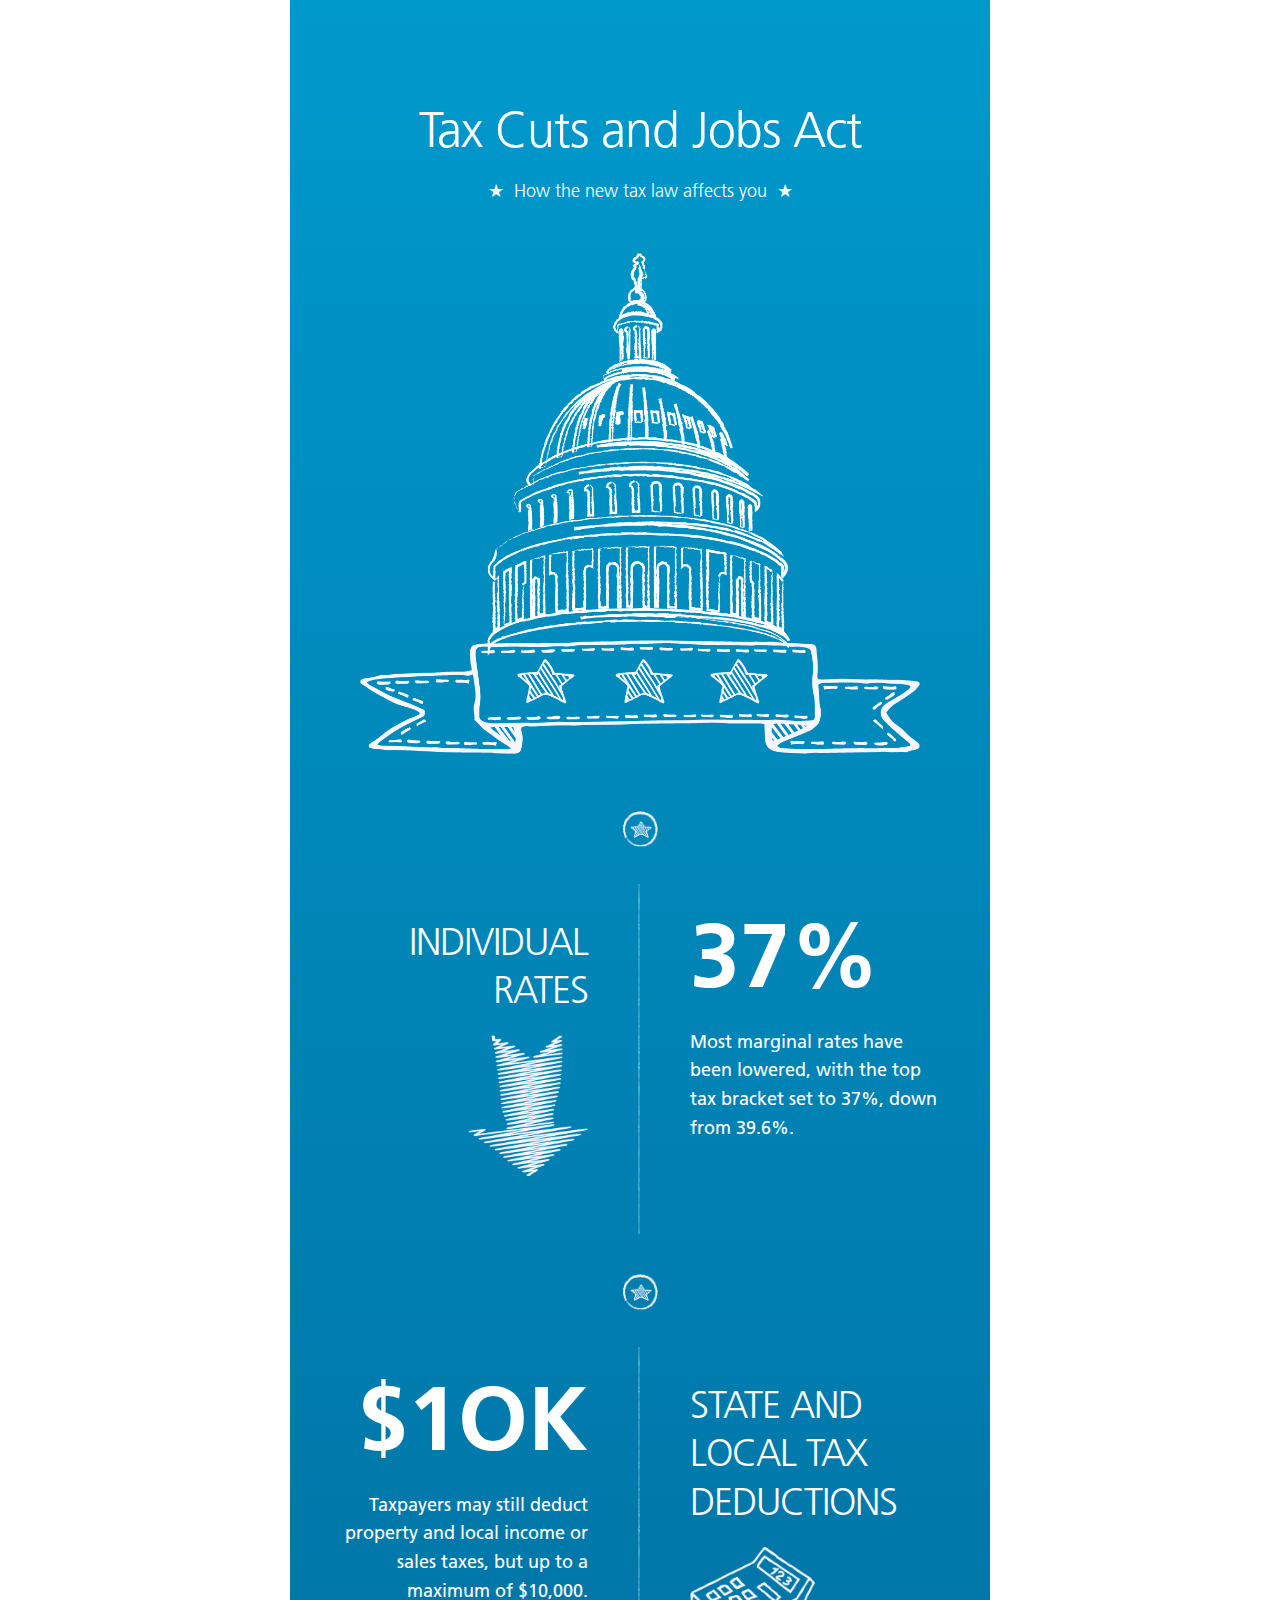
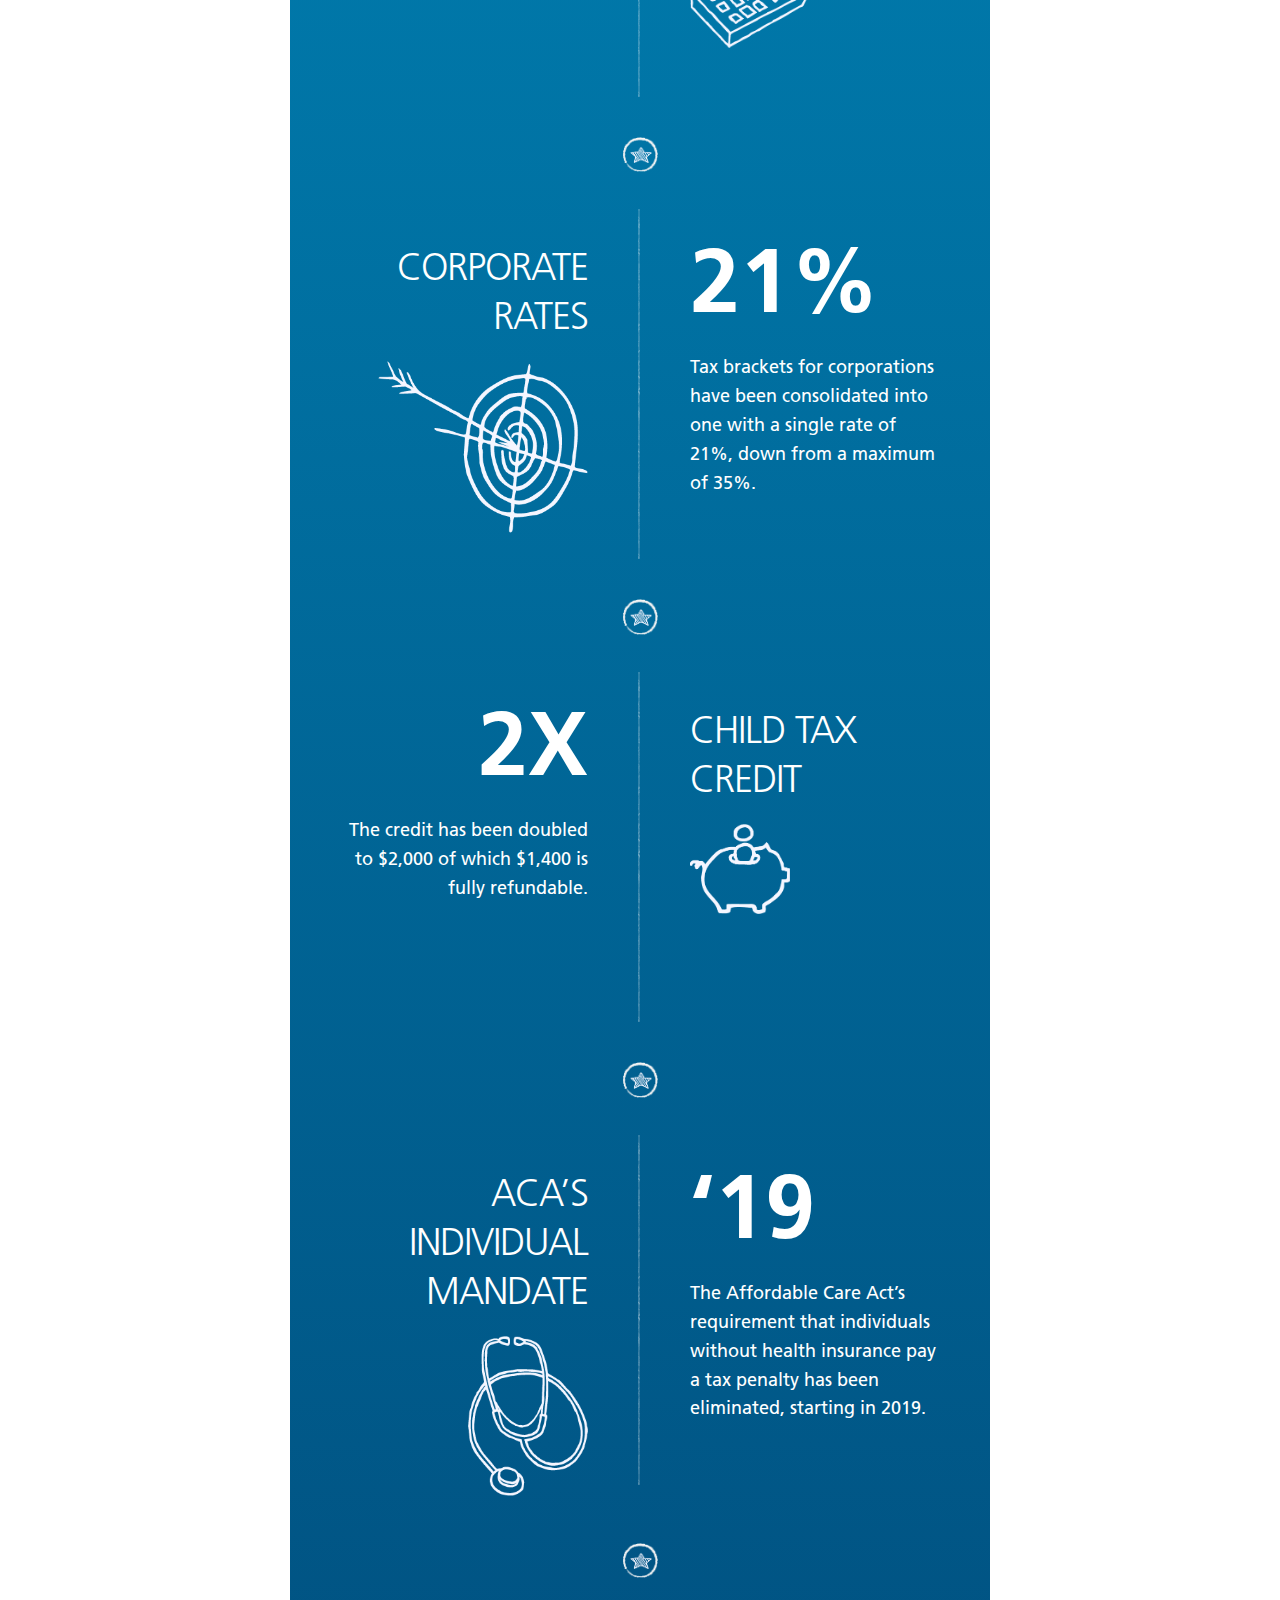
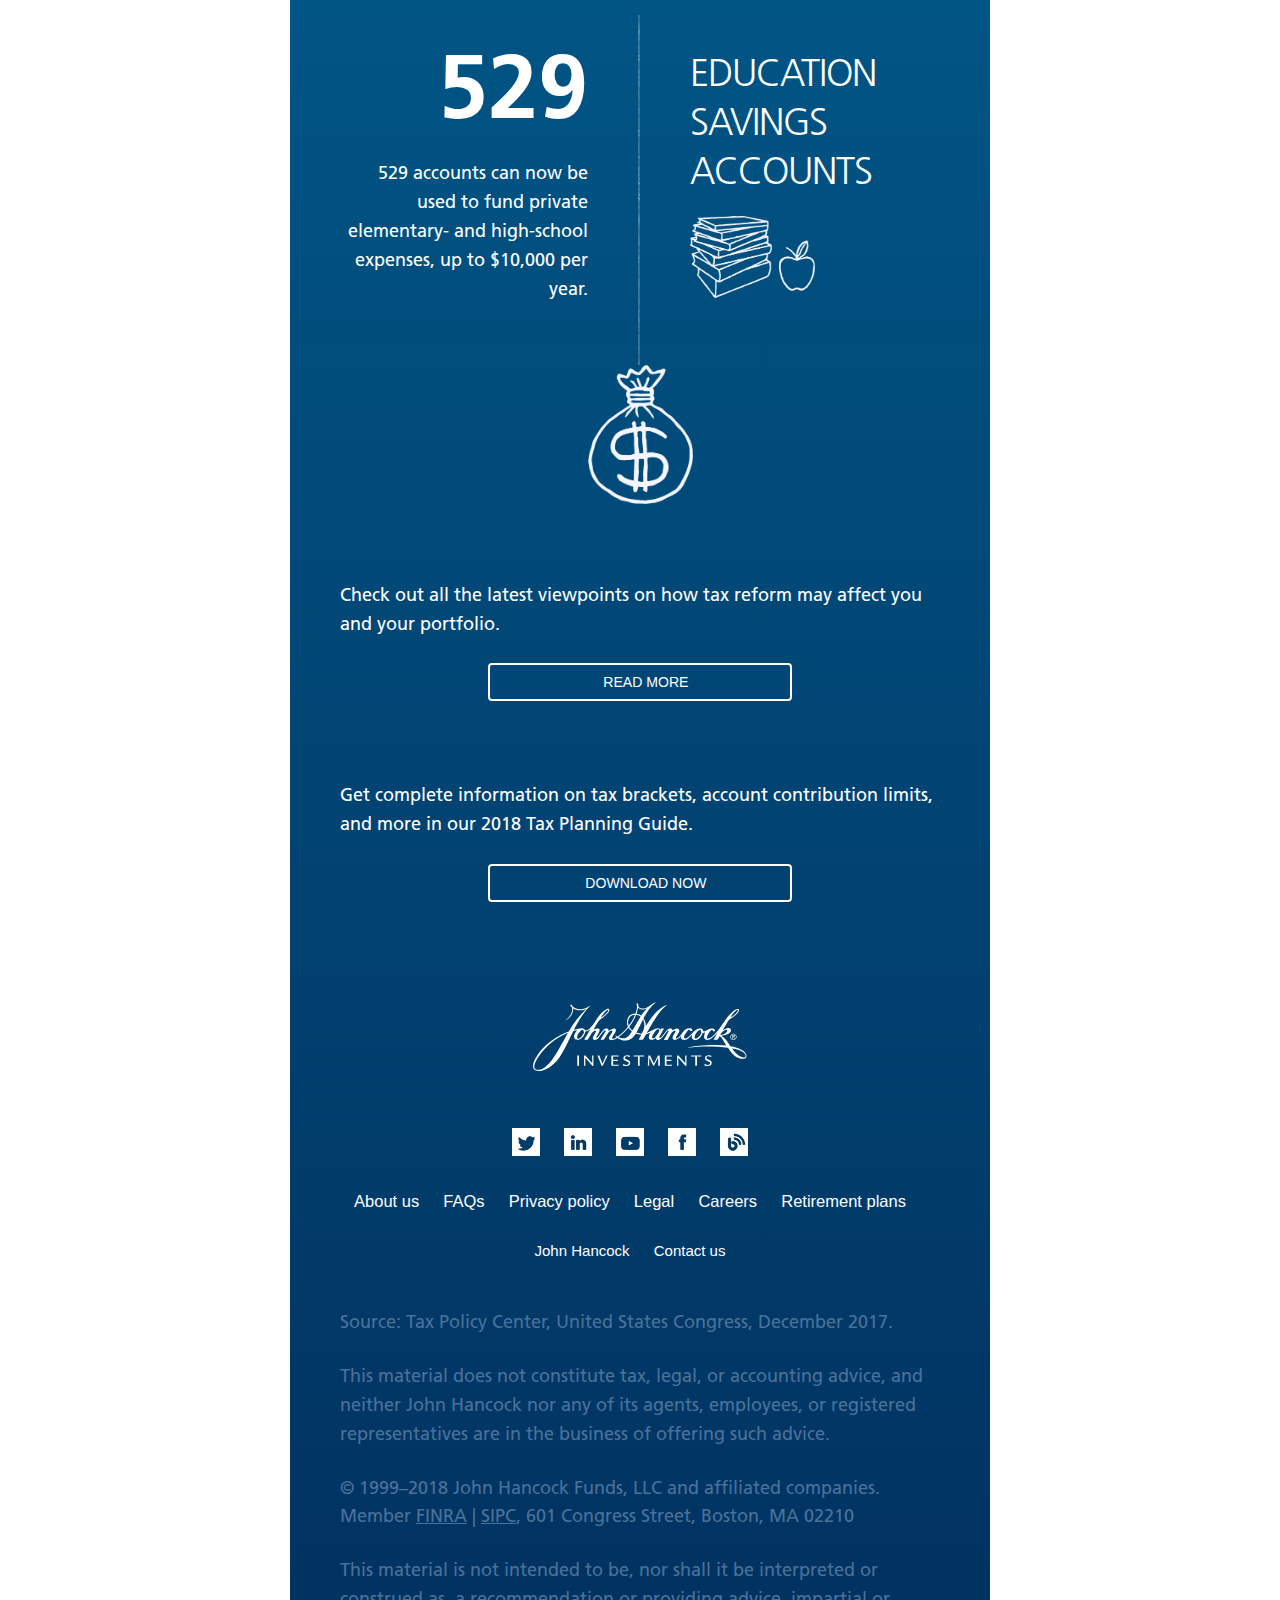
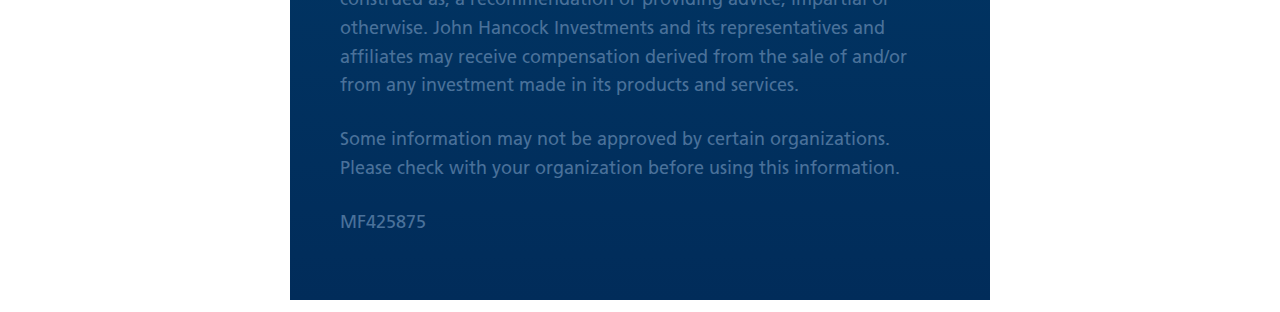
<file: index.html>
<!doctype html>
<html lang="en">
<head>
  <meta charset="utf-8">
  <meta http-equiv="X-UA-Compatible" content="IE=edge">
  <meta name="viewport" content="width=device-width, initial-scale=1">
  <title>Tax Cuts and Jobs Act: How the new law affects you | John Hancock Investments</title>
  <meta name="description" content="In December 2017, sweeping tax reform was signed into law, lowering rates for individuals and corporations. Check out the key takeaways and learn more about how the new regulations may affect you and your finances.">
  <link rel="stylesheet" href="styles/styles-maintenance.css">
  <link rel="stylesheet" href="styles/styles-responsive.css">
  <script type="text/javascript" src="//assets.adobedtm.com/b804ff6b420871e41555a33701366fdde04188f0/satelliteLib-70cf4c084d175d994a908f73652c75b1b3d56b61.js"></script>
  <script language="JavaScript" type="text/javascript" src="https://www.jhinvestments.com/Resources/Javascript/s_code_JHFUNDS.js"></script>
  <script language="JavaScript" type="text/javascript">
    s.pageName = ""
    s.server = ""
    s.channel = ""
    s.pageType = ""
    s.prop1 = ""
    s.prop2 = ""
    s.prop3 = ""
    s.prop4 = ""
    s.prop5 = ""
    s.prop9 = ""
    s.campaign = ""
    s.state = ""
    s.zip = ""
    s.events = ""
    s.products = ""
    s.purchaseID = ""
    s.eVar1 = ""
    s.eVar2 = ""
    s.eVar3 = ""
    s.eVar4 = ""
    s.eVar5 = ""
    s.hier1 = ""
    var s_code = s.t();
    if (s_code) document.write(s_code)
  </script>
 <!-- <script language="JavaScript" type="text/javascript">
        if (navigator.appVersion.indexOf('MSIE') >= 0) document.write(unescape('%3C') + '\!-' + '-')
 </script> -->

</head>

<body>

<div id="tax-container">

  <!-- HEADER -->
  <div class="header twelve columns">
    <h1>Tax Cuts and Jobs Act</h1>
    <h2>&#9733;&nbsp;&nbsp;How the new tax law affects you&nbsp;&nbsp;&#9733;</h2>
      <div class="capital">
        <img src="images/capital.png" class="img-80">
      </div>
  </div>
  
  <div class="stars twelve columns">
    <img class="star-img" src="images/star.png">
  </div>

  <div class="content twelve columns">
    <div class="ceiling left-half six columns">
      <div class="vl"></div>
      <h3>INDIVIDUAL RATES</h3>
      <img src="images/arrow.png" class="icon img-40">

    </div>
    <div class="right-half six columns" style="vertical-align: text-top;" height="100%">
      <span class="em-font">37%</span>
      <p>Most marginal rates have been lowered, with the top tax bracket set to 37%, down from 39.6%.</p>
    </div>
  </div>

  <div class="stars twelve columns">
    <img class="star-img" src="images/star.png">
  </div>

  <div class="content twelve columns">
    <div class="ceiling left-half six columns">
      <div class="vl"></div>
      <span class="em-font">$1OK</span>
      <p>Taxpayers may still deduct property and local income or sales taxes, but up to a maximum of $10,000. </p>
    </div>
    <div class="right-half six columns">
      <h3>STATE AND LOCAL TAX DEDUCTIONS</h3>
      <img src="images/calculator.png" class="icon img-50">
    </div>
  </div>

  <div class="stars twelve columns">
    <img class="star-img" src="images/star.png">
  </div>

  <div class="content twelve columns">
    <div class="ceiling left-half six columns">
      <div class="vl"></div>
      <h3>CORPORATE RATES</h3>
      <img src="images/target.png" class="icon img-70">
    </div>
    <div class="right-half six columns">
      <span class="em-font">21%</span>
      <p>Tax brackets for corporations have been consolidated into one with a single rate of 21%, down from a maximum of 35%. </p>
    </div>
  </div>

  <div class="stars twelve columns">
    <img class="star-img" src="images/star.png">
  </div>

  <div class="content twelve columns">
    <div class="ceiling left-half six columns">
      <div class="vl"></div>
      <span class="em-font">2X</span>
      <p>The credit has been doubled to $2,000 of which $1,400 is fully refundable. </p>
    </div>
    <div class="right-half six columns">
      <h3>CHILD TAX CREDIT</h3>
      <img src="images/piggy.png" class="icon img-40">
    </div>
  </div>

  <div class="stars twelve columns">
    <img class="star-img" src="images/star.png">
  </div>

  <div class="content twelve columns">
    <div class="ceiling left-half six columns">
      <div class="vl"></div>
      <h3>ACA’S INDIVIDUAL MANDATE</h3>
      <img src="images/health.png" class="icon img-40">
    </div>
    <div class="right-half six columns">
      <span class="em-font">‘19</span>
      <p>The Affordable Care Act’s requirement that individuals without health insurance pay a tax penalty has been eliminated, starting in 2019.  </p>
    </div>
  </div>

  <div class="stars twelve columns">
    <img class="star-img" src="images/star.png">
  </div>

  <div class="end content twelve columns">
    <div class="ceiling left-half six columns">
      <div class="vl"></div>
      <span class="em-font">529</span>
      <p>529 accounts can now be used to fund private elementary- and high-school expenses, up to $10,000 per year. </p>
    </div>
    <div class="right-half six columns">
      <h3>EDUCATION SAVINGS ACCOUNTS</h3>
      <img src="images/school.png" class="icon img-50">
    </div>
  </div>

  <div class="stars twelve columns">
    <img class="bag-img" src="images/moneybag.png">
  </div>


  <!-- MOBILE -->

<div class="mobile twelve columns">
   <div class="hr"></div>
   <h3>INDIVIDUAL RATES</h3>
   <span class="em-font">37%</span>
   <p>Most marginal rates have been lowered, with the top tax bracket set to 37%, down from 39.6%.</p>
</div>

<div class="mobile twelve columns">
   <div class="hr"></div>
   <h3>STATE AND LOCAL TAX DEDUCTIONS</h3>
   <span class="em-font">$1OK</span>
   <p>Taxpayers may still deduct property and local income or sales taxes, but up to a maximum of $10,000. </p>
</div>

<div class="mobile twelve columns">
   <div class="hr"></div>
   <h3>CORPORATE RATES</h3>
   <span class="em-font">21%</span>
   <p>Tax brackets for corporations have been consolidated into one with a single rate of 21%, down from a maximum of 35%. </p>
</div>

<div class="mobile twelve columns">
   <div class="hr"></div>
   <h3>CHILD TAX CREDIT</h3>
   <span class="em-font">2X</span>
   <p>The credit has been doubled to $2,000 of which $1,400 is fully refundable. </p>
</div>

<div class="mobile twelve columns">
   <div class="hr"></div>
   <h3>ACA’S INDIVIDUAL MANDATE</h3>
   <span class="em-font">‘19</span>
   <p>The Affordable Care Act’s requirement that individuals without health insurance pay a tax penalty has been eliminated, starting in 2019.  </p>
</div>

<div class="mobile twelve columns">
   <div class="hr"></div>
   <h3>EDUCATION SAVINGS ACCOUNTS</h3>
   <span class="em-font">529</span>
   <p>529 accounts can now be used to fund private elementary- and high-school expenses, up to $10,000 per year. </p>
   <div class="hr"></div>
</div>


  <!-- END MOBILE --> 

<div id="cta" class="twelve columns">
	<p>Check out all the latest viewpoints on how tax reform may affect you and your portfolio.</p>
	<center><a href="https://www.jhinvestmentsblog.com/viewpoints/tag/taxes" class="button">&nbsp;&nbsp;&nbsp;READ MORE</a></center>
	<p>Get complete information on tax brackets, account contribution limits, and more in our 2018 Tax Planning Guide. </p>
	<center><a href="https://www.jhinvestments.com/CMS/DownloadableItems/EducationAndGuidance/TaxCenter/p_TRGFLY.pdf" class="button">&nbsp;&nbsp;&nbsp;DOWNLOAD NOW</a></center>
</div>

<div class="logo footer twelve columns">
	<a href="https://www.jhinvestments.com" name="John Hancock Investments home page"><img src="images/logo.svg" alt="John Hancock Investments"></a>
</div>

<div class="nav footer twelve columns">
	<ul class="footer-nav-social">
	  <li><a href="https://twitter.com/JH_Investments" name="Twitter" target="_blank"><img src="images/twitter_white.png" class="social-icon"></a></li>
	  <li><a href="https://www.linkedin.com/company/4994980/" name="LinkedIn" target="_blank"><img src="images/linkedin_white.png" class="social-icon"></a></li>
	  <li><a href="https://www.youtube.com/user/JHInvestments" name="YouTube" target="_blank"><img src="images/youtube_white.png" class="social-icon"></a></li>
	  <li><a href="https://www.facebook.com/johnhancockinvestments?ref=hl" name="Facebook" target="_blank"><img src="images/facebook_white.png" class="social-icon"></a></li> 
	  <li class="blog-icon"><a href="https://www.jhinvestmentsblog.com/" name="Blog" target="_blank"><img src="images/blog_white.png" class="social-icon"></a></li>
	</ul>
	<ul class="footer-nav-a">
	  <li><a href="https://www.jhinvestments.com/CMS/DownloadableItems/Microsite/discover/index.html" name="About us" target="_blank">About&nbsp;us</a></li>
	  <li><a href="https://www.jhinvestments.com/Article.aspx?ArticleID=%7BA9242AC3-0B30-4C88-BDDF-5D2A93EEE5DC%7D" name="FAQs" target="_blank">FAQs</a></li>
	  <li><a href="http://www.johnhancock.com/privacysecurity.html" name="Privacy Policy" target="_blank">Privacy&nbsp;policy</a></li>
	  <li><a href="https://www.jhinvestments.com/Article.aspx?ArticleID=%7BE8C7EA52-E375-4ABC-AD85-4E4B194805B5%7D" name="Legal" target="_blank">Legal</a></li>
	  <li><a href="http://advisor.jhinvestments.com/Article.aspx?ArticleID={3D89FB26-3B2E-4CA4-9771-1A72C06D93FA}" name="Careers" target="_blank">Careers</a></li>  
	  <li><a href="http://www.jhrps.com/us/" name="Retirement plans" target="_blank">Retirement&nbsp;plans</a></li>
	</ul>
	<ul class="footer-nav-b">
	  <li><a href="http://www.jhinvestments.com/AdvisorHome.aspx" name="John Hancock" target="_blank">John&nbsp;Hancock</a></li>
	  <li><a href="https://www.jhinvestments.com/ContactUs.aspx" name="Contact us" target="_blank">Contact&nbsp;us</a></li>
	</ul>
</div>

<div class="disclosure twelve columns">
	<p>Source: Tax Policy Center, United States Congress, December 2017.</p>
	<p>This material does not constitute tax, legal, or accounting advice, and neither John Hancock nor any of its agents, employees, or registered representatives are in the business of offering such advice.</p>
	<p>&copy; 1999–2018 John Hancock Funds, LLC and affiliated companies. Member <a href="http://www.finra.org/" target="_blank">FINRA</a> | <a href="https://www.sipc.org/" target="_blank">SIPC</a>, 601 Congress Street, Boston, MA 02210</p>
	<p>This material is not intended to be, nor shall it be interpreted or construed as, a recommendation or providing advice, impartial or otherwise. John Hancock Investments and its representatives and affiliates may receive compensation derived from the sale of and/or from any investment made in its products and services.</p>
	<p>Some information may not be approved by certain organizations. Please check with your organization before using this information.</p>
	<p>MF425875</p>
</div>

<script type="text/javascript">_satellite.pageBottom();</script>

</body>

</html>
</file>
<file: styles/styles-maintenance.css>
@charset "UTF-8";
/* CSS Document */

/* 
CSS for Maintenance Page
Date: 01/12/18
Author: Heather Ayvazian (hayvazian@jhancock.com) 
Department: Digital Experience, JHI
*/

/* IDS */ 
html, body {
}

#tax-container {
	margin: 0 auto;
	width: 700px;
	height: 5100px;
	background: linear-gradient(to bottom, #0099cc 0%, #012c5a 100%)
}

/*COLOR OPTIONS */
/*	disclosure color: #4A719A;*/
/*	corporate color: #012c5a;*/
/*	Maark light color: #0099cc;*/
/*	Maark dark color: #006699;*/


/* CLASSES */

p {
	color: #FFFFFF;
	font-size: 1.2em !important;
	font-family: "Frutiger W01",Arial,sans-serif !important;
}

h1 {
	color: #FFFFFF;
	font-family: "Frutiger W01",Arial,sans-serif !important;

}

h2 {
	color: #FFFFFF;
	font-size: 1.2em !important;
	letter-spacing: 0rem !important;
	font-family: "Frutiger W01",Arial,sans-serif !important;
}

h3 {
	color: #FFFFFF;
	font-size: 2.5em !important;
	font-weight: 100 !important;
	font-family: "Frutiger W01",Arial,sans-serif !important;
	padding-top: 34px;
}

.stars {
	text-align: center;
}

.em-font {
	font-size: 6em;
	margin-bottom: 0;
	padding-top: 0;
	color: #FFFFFF;
	font-weight: 600;
	font-family: "Frutiger W01",Arial,sans-serif !important;

}

.content {
	padding: 30px 0 40px 0;
	margin-left: 20px !important;
}

.header {
	text-align: center;
	padding-top: 100px;
}

.left-half {
	padding-left: 50px;
	text-align: right;

}

.right-half {
	padding-left: 50px;
	padding-right: 50px;
}

.columns {
	margin-left: 0 !important;
}

.capital {
	margin: 50px 0;
}

.star-img {
	width: 5%;
}

.bag-img {
	width: 15%;
}

.disclosure a:link, a:visited, a:active, a:hover {
	color: #4A719A;
}

#cta {
	padding: 70px 50px 0px 50px;
}

#cta a:link, a:visited, a:active, a:hover {
	color: #FFFFFF;
}

.disclosure p{
	color: #4A719A;
}

.disclosure {
	padding: 20px 50px 50px 50px;
}

.logo.footer.twelve.columns {
	padding: 20px 0 50px 0;
}

.footer {
	text-align: center;
	padding: 0 25px;
}

.footer ul{
	list-style: none; 
    margin-left: 0; 
	list-style-type: square;
}

.footer li {
	display: inline;
	margin: 0;
	padding-right: 20px;
	vertical-align: bottom; 
}

.footer-nav-social a{
	text-decoration: none;
}

.footer-nav-a a{
	color: #FFFFFF; 
	text-decoration: none;
	font-size: 1.1em;
}

.footer-nav-b a{
/*	color: #9DCEE0; */
	color: #FFFFFF; 
	text-decoration: none;
	font-size: 1em;
}

.img-captial {
	width: 100%
}

.img-40 {
	width: 40%
}

.img-50 {
	width: 50%
}

.img-60 {
	width: 50%
}

.img-70 {
	width: 70%
}

.img-80 {
	width: 80%
}

.vl {
    border-left: 2px solid white;
    height: 350px;
    float: right;
    -webkit-mask-image: url(../images/rough-texture.png);
    -moz-mask-image: url(../images/rough-texture.png);
    -o-mask-image: url(../images/rough-texture.png);
    mask-image: url(../images/rough-texture.png);
    margin-left: 50px;
}

.mobile {
	display: none;
}

.end.content.twelve.columns {
	padding-bottom: 0;
}

@font-face{font-family:"Frutiger W01_n2";src:url("fonts/81e3653a-53bd-49d9-a1f8-f924811b6f02.eot?#iefix") format("eot")}
@font-face{font-family:"Frutiger W01";src:url("fonts/81e3653a-53bd-49d9-a1f8-f924811b6f02.eot?#iefix");src:url("fonts/81e3653a-53bd-49d9-a1f8-f924811b6f02.eot?#iefix") format("eot"),url("fonts/087d8a95-3f25-4bae-a1d1-db9ddffd72f5.woff2") format("woff2"),url("fonts/ab1bcdf7-9570-4cba-a8e3-3e39ddd861db.woff") format("woff"),url("fonts/83c94878-06c8-442c-a7df-d520b0ced00b.ttf") format("truetype"),url("fonts/29f3ff8a-1719-4e25-a757-53ee1a1114a5.svg#29f3ff8a-1719-4e25-a757-53ee1a1114a5") format("svg");font-weight:200;font-style:normal}
@font-face{font-family:"Frutiger W01_n4";src:url("fonts/fe232554-5489-4874-bb45-bd966c8c5932.eot?#iefix") format("eot")}
@font-face{font-family:"Frutiger W01";src:url("fonts/fe232554-5489-4874-bb45-bd966c8c5932.eot?#iefix");src:url("fonts/fe232554-5489-4874-bb45-bd966c8c5932.eot?#iefix") format("eot"),url("fonts/0811514e-6660-4043-92c1-23d0b8caaa2f.woff2") format("woff2"),url("fonts/aeae8cac-ba4d-40d2-bbcf-936f2c7dcfe6.woff") format("woff"),url("fonts/caedf2e6-fbef-4928-b08e-1f975981ae8d.ttf") format("truetype"),url("fonts/7def0e34-f28d-434f-b2ec-472bde847115.svg#7def0e34-f28d-434f-b2ec-472bde847115") format("svg");font-weight:400;font-style:normal}
@font-face{font-family:"Frutiger W01_n7";src:url("fonts/eb06b4c3-c0fd-4cd0-a9d9-a2954f6839a7.eot?#iefix") format("eot")}
@font-face{font-family:"Frutiger W01";src:url("fonts/eb06b4c3-c0fd-4cd0-a9d9-a2954f6839a7.eot?#iefix");src:url("fonts/eb06b4c3-c0fd-4cd0-a9d9-a2954f6839a7.eot?#iefix") format("eot"),url("fonts/8c92eb68-ce37-4962-a9f4-5b47d336bd1c.woff2") format("woff2"),url("fonts/9bdfdcac-bbd4-46a9-9280-056c9a4438a2.woff") format("woff"),url("fonts/5dae3a6e-9b07-4c2f-aed2-1f5b8951261b.ttf") format("truetype"),url("fonts/eae74276-dd78-47e4-9b27-dac81c3411ca.svg#eae74276-dd78-47e4-9b27-dac81c3411ca") format("svg");font-weight:700;font-style:normal}
@font-face{font-family:"Frutiger W01_n8";src:url("fonts/fb1e4ad2-83fa-4735-aa1b-900f4a36749f.eot?#iefix") format("eot")}
@font-face{font-family:"Frutiger W01";src:url("fonts/fb1e4ad2-83fa-4735-aa1b-900f4a36749f.eot?#iefix");src:url("fonts/fb1e4ad2-83fa-4735-aa1b-900f4a36749f.eot?#iefix") format("eot"),url("fonts/221b3252-186e-4a32-a90b-cc0c3a4817d7.woff2") format("woff2"),url("fonts/a061c7a6-3b14-451e-883c-0f1661ac3d76.woff") format("woff"),url("fonts/558394f3-8981-4be9-8a8a-c23488eb9b6d.ttf") format("truetype"),url("fonts/1c437efb-925e-4bc5-96d0-c706bb400696.svg#1c437efb-925e-4bc5-96d0-c706bb400696") format("svg");font-weight:800;font-style:normal}
@font-face{font-family:"Frutiger W01_n9";src:url("fonts/2c0f416b-892b-4223-b90e-a0986b832d52.eot?#iefix") format("eot")}
@font-face{font-family:"Frutiger W01";src:url("fonts/2c0f416b-892b-4223-b90e-a0986b832d52.eot?#iefix");src:url("fonts/2c0f416b-892b-4223-b90e-a0986b832d52.eot?#iefix") format("eot"),url("fonts/b3b6a774-8da3-4970-baa7-426572975164.woff2") format("woff2"),url("fonts/145ceb9b-3d3e-4e3f-b5a8-9c9cf876cd0d.woff") format("woff"),url("fonts/3fbefead-675a-4932-a670-f91da78ceece.ttf") format("truetype"),url("fonts/3b96d0b6-5de6-4fb0-9884-b645e55d01c4.svg#3b96d0b6-5de6-4fb0-9884-b645e55d01c4") format("svg");font-weight:900;font-style:normal}

.button {
    background: transparent;
    color: #fff;
    border: 2px solid #fff;
    width: 100%;
    max-width: 304px;
    height: 43px;
    text-transform: uppercase;
    font-size: 0.938em; 
    margin-bottom: 80px !important;
}

/* MEDIA QUERIES */

@media (max-width: 480px) {

#tax-container {
	width: 100%;
	height: 4300px;
}

#cta {
	padding-left: 20px;
}

.header {
	padding: 100px 25px 0 25px;
}

.content.twelve.columns {
	display: none;
}

.stars.twelve.columns {
	display: none;
}

.icon {
	display: none;
}

.nav.footer.twelve.columns {
	text-align: left;
}

.columns {
	display: block;
}

.header {
	padding: 50px 20px 0px 20px; 
}

.disclosure {
	padding-left: 20px;
}

.ceiling {
	border-top: #FFFFFF 1px solid;
	padding-top: 50px;
}

.v1 {
	display: none;
}

.mobile {
	text-align: left;
	padding: 0 10px 0 20px;
}

.hr {
    border-top: 2px solid white;
    height: 10px 0 10px 0;
    -webkit-mask-image: url(../images/rough-texture.png);
    -moz-mask-image: url(../images/rough-texture.png);
    -o-mask-image: url(../images/rough-texture.png);
    mask-image: url(../images/rough-texture.png);
}

.capital {
	margin: 30px 0;
}

p {
	font-size: 1em;
}

.em-font {
	font-size: 5em;
}

h3 {
	font-size: 2em !important;
	margin-bottom: 0 !important;
}

.blog-icon {
	display: none;
}

.footer-nav-social li {
/*	padding-right: 40px;*/
	padding-right: 20px !important;
}

.social-icon {
	width: 35px;
}


}

@media (max-width: 390px) {
	#tax-container {
	height: 4600px;
}
}

@media (max-width: 360px) {

#tax-container {
	height: 4800px;
}

h2 {
	font-size: 1em !important;
}
}
</file>
<file: styles/styles-responsive.css>
@charset "UTF-8";
/* CSS Document */

/* 
CSS for Responsive GRID (jhi_responsive.css)
Date: 06/08/16
Author: Shane McKinney (smckinney@jhancock.com)
Department: Digital Experience, JHI
Adapted from: Skeleton framework (includes skeleton.css and normalize.css)
Reference: http://getskeleton.com/
*/


/* DO NOT EDIT THIS FILE! */
/* DO NOT EDIT THIS FILE! */
/* DO NOT EDIT THIS FILE! */


/* SECTION 1 */
/* normalize.css v3.0.2 | MIT License | git.io/normalize */


html {
  font-family: sans-serif; /* 1 */
  -ms-text-size-adjust: 100%; /* 2 */
  -webkit-text-size-adjust: 100%; /* 2 */
}

/**
 * Remove default margin.
 */

body {
  margin: 0;
}

/* HTML5 display definitions
   ========================================================================== */

/**
 * Correct `block` display not defined for any HTML5 element in IE 8/9.
 * Correct `block` display not defined for `details` or `summary` in IE 10/11
 * and Firefox.
 * Correct `block` display not defined for `main` in IE 11.
 */

article,
aside,
details,
figcaption,
figure,
footer,
header,
hgroup,
main,
menu,
nav,
section,
summary {
  display: block;
}

/**
 * 1. Correct `inline-block` display not defined in IE 8/9.
 * 2. Normalize vertical alignment of `progress` in Chrome, Firefox, and Opera.
 */

audio,
canvas,
progress,
video {
  display: inline-block; /* 1 */
  vertical-align: baseline; /* 2 */
}

/**
 * Prevent modern browsers from displaying `audio` without controls.
 * Remove excess height in iOS 5 devices.
 */

audio:not([controls]) {
  display: none;
  height: 0;
}

/**
 * Address `[hidden]` styling not present in IE 8/9/10.
 * Hide the `template` element in IE 8/9/11, Safari, and Firefox < 22.
 */

[hidden],
template {
  display: none;
}

/* Links
   ========================================================================== */

/**
 * Remove the gray background color from active links in IE 10.
 */

a {
  background-color: transparent;
}

/**
 * Improve readability when focused and also mouse hovered in all browsers.
 */

a:active,
a:hover {
  outline: 0;
}

/* Text-level semantics
   ========================================================================== */

/**
 * Address styling not present in IE 8/9/10/11, Safari, and Chrome.
 */

abbr[title] {
  border-bottom: 1px dotted;
}

/**
 * Address style set to `bolder` in Firefox 4+, Safari, and Chrome.
 */

b,
strong {
  font-weight: bold;
}

/**
 * Address styling not present in Safari and Chrome.
 */

dfn {
  font-style: italic;
}

/**
 * Address variable `h1` font-size and margin within `section` and `article`
 * contexts in Firefox 4+, Safari, and Chrome.
 */

h1 {
  font-size: 2em;
  margin: 0.67em 0;
}

/**
 * Address styling not present in IE 8/9.
 */

mark {
  background: #ff0;
  color: #000;
}

/**
 * Address inconsistent and variable font size in all browsers.
 */

small {
  font-size: 80%;
}

/**
 * Prevent `sub` and `sup` affecting `line-height` in all browsers.
 */

sub,
sup {
  font-size: 75%;
  line-height: 0;
  position: relative;
  vertical-align: baseline;
}

sup {
  top: -0.5em;
}

sub {
  bottom: -0.25em;
}

/* Embedded content
   ========================================================================== */

/**
 * Remove border when inside `a` element in IE 8/9/10.
 */

img {
  border: 0;
}

/**
 * Correct overflow not hidden in IE 9/10/11.
 */

svg:not(:root) {
  overflow: hidden;
}

/* Grouping content
   ========================================================================== */

/**
 * Address margin not present in IE 8/9 and Safari.
 */

figure {
  margin: 1em 40px;
}

/**
 * Address differences between Firefox and other browsers.
 */

hr {
  -moz-box-sizing: content-box;
  box-sizing: content-box;
  height: 0;
}

/**
 * Contain overflow in all browsers.
 */

pre {
  overflow: auto;
}

/**
 * Address odd `em`-unit font size rendering in all browsers.
 */

code,
kbd,
pre,
samp {
  font-family: monospace, monospace;
  font-size: 1em;
}

/* Forms
   ========================================================================== */

/**
 * Known limitation: by default, Chrome and Safari on OS X allow very limited
 * styling of `select`, unless a `border` property is set.
 */

/**
 * 1. Correct color not being inherited.
 *    Known issue: affects color of disabled elements.
 * 2. Correct font properties not being inherited.
 * 3. Address margins set differently in Firefox 4+, Safari, and Chrome.
 */

button,
input,
optgroup,
select,
textarea {
  color: inherit; /* 1 */
  font: inherit; /* 2 */
  margin: 0; /* 3 */
}

/**
 * Address `overflow` set to `hidden` in IE 8/9/10/11.
 */

button {
  overflow: visible;
}

/**
 * Address inconsistent `text-transform` inheritance for `button` and `select`.
 * All other form control elements do not inherit `text-transform` values.
 * Correct `button` style inheritance in Firefox, IE 8/9/10/11, and Opera.
 * Correct `select` style inheritance in Firefox.
 */

button,
select {
  text-transform: none;
}

/**
 * 1. Avoid the WebKit bug in Android 4.0.* where (2) destroys native `audio`
 *    and `video` controls.
 * 2. Correct inability to style clickable `input` types in iOS.
 * 3. Improve usability and consistency of cursor style between image-type
 *    `input` and others.
 */

button,
html input[type="button"], /* 1 */
input[type="reset"],
input[type="submit"] {
  -webkit-appearance: button; /* 2 */
  cursor: pointer; /* 3 */
}

/**
 * Re-set default cursor for disabled elements.
 */

button[disabled],
html input[disabled] {
  cursor: default;
}

/**
 * Remove inner padding and border in Firefox 4+.
 */

button::-moz-focus-inner,
input::-moz-focus-inner {
  border: 0;
  padding: 0;
}

/**
 * Address Firefox 4+ setting `line-height` on `input` using `!important` in
 * the UA stylesheet.
 */

input {
  line-height: normal;
}

/**
 * It's recommended that you don't attempt to style these elements.
 * Firefox's implementation doesn't respect box-sizing, padding, or width.
 *
 * 1. Address box sizing set to `content-box` in IE 8/9/10.
 * 2. Remove excess padding in IE 8/9/10.
 */

input[type="checkbox"],
input[type="radio"] {
  box-sizing: border-box; /* 1 */
  padding: 0; /* 2 */
}

/**
 * Fix the cursor style for Chrome's increment/decrement buttons. For certain
 * `font-size` values of the `input`, it causes the cursor style of the
 * decrement button to change from `default` to `text`.
 */

input[type="number"]::-webkit-inner-spin-button,
input[type="number"]::-webkit-outer-spin-button {
  height: auto;
}

/**
 * 1. Address `appearance` set to `searchfield` in Safari and Chrome.
 * 2. Address `box-sizing` set to `border-box` in Safari and Chrome
 *    (include `-moz` to future-proof).
 */

input[type="search"] {
  -webkit-appearance: textfield; /* 1 */
  -moz-box-sizing: content-box;
  -webkit-box-sizing: content-box; /* 2 */
  box-sizing: content-box;
}

/**
 * Remove inner padding and search cancel button in Safari and Chrome on OS X.
 * Safari (but not Chrome) clips the cancel button when the search input has
 * padding (and `textfield` appearance).
 */

input[type="search"]::-webkit-search-cancel-button,
input[type="search"]::-webkit-search-decoration {
  -webkit-appearance: none;
}

/**
 * Define consistent border, margin, and padding.
 */

fieldset {
  border: 1px solid #c0c0c0;
  margin: 0 2px;
  padding: 0.35em 0.625em 0.75em;
}

/**
 * 1. Correct `color` not being inherited in IE 8/9/10/11.
 * 2. Remove padding so people aren't caught out if they zero out fieldsets.
 */

legend {
  border: 0; /* 1 */
  padding: 0; /* 2 */
}

/**
 * Remove default vertical scrollbar in IE 8/9/10/11.
 */

textarea {
  overflow: auto;
}

/**
 * Don't inherit the `font-weight` (applied by a rule above).
 * NOTE: the default cannot safely be changed in Chrome and Safari on OS X.
 */

optgroup {
  font-weight: bold;
}

/* Tables
   ========================================================================== */

/**
 * Remove most spacing between table cells.
 */

table {
  border-collapse: collapse;
  border-spacing: 0;
}

td,
th {
  padding: 0;
}


/* SECTION 2 */

/*
* Skeleton V2.0.4
* Copyright 2014, Dave Gamache
* www.getskeleton.com
* Free to use under the MIT license.
* http://www.opensource.org/licenses/mit-license.php
* 12/29/2014
*/


/* Table of contents
––––––––––––––––––––––––––––––––––––––––––––––––––
- Grid
- Base Styles
- Typography
- Links
- Buttons
- Forms
- Lists
- Code
- Tables
- Spacing
- Utilities
- Clearing
- Media Queries
*/


/* Grid
–––––––––––––––––––––––––––––––––––––––––––––––––– */
.container {
  position: relative;
  /* border-color:#000000;
  border-style:solid; */
  max-width: 960px;
  margin: 0 auto;
  padding: 0 20px;
  box-sizing: border-box; 
  }
.column,
.columns {
  width: 100%;
  float: left;
  box-sizing: border-box; 
  }

/* For devices larger than 400px */
@media (min-width: 400px) {
  .container {
    width: 85%;
    padding: 0; 
	}
}

/* For devices larger than 550px */
@media (min-width: 480px) {
  .container {
    width: 80%; 
	}
  .column,
  .columns {
    margin-left: 4%; 
	}
  .column:first-child,
  .columns:first-child {
    margin-left: 0; 
	}

  .one.column,
  .one.columns                    { width: 4.66666666667%; }
  .two.columns                    { width: 13.3333333333%; }
  .three.columns                  { width: 22%;            }
  .four.columns                   { width: 30.6666666667%; }
  .five.columns                   { width: 39.3333333333%; }
  .six.columns                    { width: 50%;            }
  .seven.columns                  { width: 56.6666666667%; }
  .eight.columns                  { width: 65.3333333333%; }
  .nine.columns                   { width: 74.0%;          }
  .ten.columns                    { width: 82.6666666667%; }
  .eleven.columns                 { width: 91.3333333333%; }
  .twelve.columns                 { width: 100%; margin-left: 0; }

  .one-third.column               { width: 30.6666666667%; }
  .two-thirds.column              { width: 65.3333333333%; }
  .one-half.column                { width: 48%; }

  /* Offsets */
  .offset-by-one.column,
  .offset-by-one.columns          { margin-left: 8.66666666667%; }
  .offset-by-two.column,
  .offset-by-two.columns          { margin-left: 17.3333333333%; }
  .offset-by-three.column,
  .offset-by-three.columns        { margin-left: 26%;            }
  .offset-by-four.column,
  .offset-by-four.columns         { margin-left: 34.6666666667%; }
  .offset-by-five.column,
  .offset-by-five.columns         { margin-left: 43.3333333333%; }
  .offset-by-six.column,
  .offset-by-six.columns          { margin-left: 52%;            }
  .offset-by-seven.column,
  .offset-by-seven.columns        { margin-left: 60.6666666667%; }
  .offset-by-eight.column,
  .offset-by-eight.columns        { margin-left: 69.3333333333%; }
  .offset-by-nine.column,
  .offset-by-nine.columns         { margin-left: 78.0%;          }
  .offset-by-ten.column,
  .offset-by-ten.columns          { margin-left: 86.6666666667%; }
  .offset-by-eleven.column,
  .offset-by-eleven.columns       { margin-left: 95.3333333333%; }
  .offset-by-one-third.column,
  .offset-by-one-third.columns    { margin-left: 34.6666666667%; }
  .offset-by-two-thirds.column,
  .offset-by-two-thirds.columns   { margin-left: 69.3333333333%; }
  .offset-by-one-half.column,
  .offset-by-one-half.columns     { margin-left: 52%; }
}


/* Base Styles
–––––––––––––––––––––––––––––––––––––––––––––––––– */
/* NOTE
html is set to 62.5% so that all the REM measurements throughout Skeleton
are based on 10px sizing. So basically 1.5rem = 15px :) */
html { font-size: 62.5%; }
body {
  font-size: 1.5em; /* currently ems cause chrome bug misinterpreting rems on body element */
  line-height: 1.6;
  font-weight: 400;
  font-family: "Raleway", "HelveticaNeue", "Helvetica Neue", Helvetica, Arial, sans-serif;
  color: #222; 
  }

/* Typography
–––––––––––––––––––––––––––––––––––––––––––––––––– */
h1, h2, h3, h4, h5, h6 {
  margin-top: 0;
  margin-bottom: 2rem;
  font-weight: 300; }
h1 { font-size: 4.0rem; line-height: 1.2;  letter-spacing: -.1rem;}
h2 { font-size: 3.6rem; line-height: 1.25; letter-spacing: -.1rem; }
h3 { font-size: 3.0rem; line-height: 1.3;  letter-spacing: -.1rem; }
h4 { font-size: 2.4rem; line-height: 1.35; letter-spacing: -.08rem; }
h5 { font-size: 1.8rem; line-height: 1.5;  letter-spacing: -.05rem; }
h6 { font-size: 1.5rem; line-height: 1.6;  letter-spacing: 0; }

/* Larger than phablet */

@media (min-width: 550px) {
  h1 { font-size: 5.0rem; }
  h2 { font-size: 4.2rem; }
  h3 { font-size: 3.6rem; }
  h4 { font-size: 3.0rem; }
  h5 { font-size: 2.4rem; }
  h6 { font-size: 1.5rem; }
}

p { margin-top: 0; }


/* Links
–––––––––––––––––––––––––––––––––––––––––––––––––– */
a { color:#012c59; }
a:hover {
	color: color
:#012c59; }


/* Buttons
–––––––––––––––––––––––––––––––––––––––––––––––––– */
.button,
button,
input[type="submit"],
input[type="reset"],
input[type="button"] {
  display: inline-block;
  height: 38px;
  padding: 0 30px;
  color: #555;
  text-align: center;
  /*font-size: 11px;
  font-weight: 600;*/
  line-height: 35px;
/*  letter-spacing: .1rem;*/
  text-transform: uppercase;
  text-decoration: none;
  white-space: nowrap;
  background-color: transparent;
  border-radius: 4px;
/*  border: 1px solid #bbb;*/
  cursor: pointer;
  box-sizing: border-box; }
.button:hover,
button:hover,
input[type="submit"]:hover,
input[type="reset"]:hover,
input[type="button"]:hover,
.button:focus,
button:focus,
input[type="submit"]:focus,
input[type="reset"]:focus,
input[type="button"]:focus {
  color: #333;
  border-color: #888;
  outline: 0; }
.button.button-primary,
button.button-primary,
input[type="submit"].button-primary,
input[type="reset"].button-primary,
input[type="button"].button-primary {
  color: #FFF;
  background-color: #33C3F0;
  border-color: #33C3F0; }
.button.button-primary:hover,
button.button-primary:hover,
input[type="submit"].button-primary:hover,
input[type="reset"].button-primary:hover,
input[type="button"].button-primary:hover,
.button.button-primary:focus,
button.button-primary:focus,
input[type="submit"].button-primary:focus,
input[type="reset"].button-primary:focus,
input[type="button"].button-primary:focus {
  color: #FFF;
  background-color: #1EAEDB;
  border-color: #1EAEDB; }


/* Forms
–––––––––––––––––––––––––––––––––––––––––––––––––– */
input[type="email"],
input[type="number"],
input[type="search"],
input[type="text"],
input[type="tel"],
input[type="url"],
input[type="password"],
textarea,
select {
  height: 38px;
  padding: 6px 10px; /* The 6px vertically centers text on FF, ignored by Webkit */
  background-color: #fff;
  border: 1px solid #D1D1D1;
  border-radius: 4px;
  box-shadow: none;
  box-sizing: border-box; }
/* Removes awkward default styles on some inputs for iOS */
input[type="email"],
input[type="number"],
input[type="search"],
input[type="text"],
input[type="tel"],
input[type="url"],
input[type="password"],
textarea {
  -webkit-appearance: none;
     -moz-appearance: none;
          appearance: none; }
textarea {
  min-height: 65px;
  padding-top: 6px;
  padding-bottom: 6px; }
input[type="email"]:focus,
input[type="number"]:focus,
input[type="search"]:focus,
input[type="text"]:focus,
input[type="tel"]:focus,
input[type="url"]:focus,
input[type="password"]:focus,
textarea:focus,
select:focus {
  border: 1px solid #33C3F0;
  outline: 0; }
label,
legend {
  display: block;
  margin-bottom: .5rem;
  font-weight: 600; }
fieldset {
  padding: 0;
  border-width: 0; }
input[type="checkbox"],
input[type="radio"] {
  display: inline; }
label > .label-body {
  display: inline-block;
  margin-left: .5rem;
  font-weight: normal; }


/* Lists
–––––––––––––––––––––––––––––––––––––––––––––––––– */
ul {
  list-style: circle inside; }
ol {
  list-style: decimal inside; }
ol, ul {
  padding-left: 0;
  margin-top: 0; }
ul ul,
ul ol,
ol ol,
ol ul {
  margin: 1.5rem 0 1.5rem 3rem;
  font-size: 90%; }
li {
  margin-bottom: 1rem; }


/* Code
–––––––––––––––––––––––––––––––––––––––––––––––––– */
code {
  padding: .2rem .5rem;
  margin: 0 .2rem;
  font-size: 90%;
  white-space: nowrap;
  background: #F1F1F1;
  border: 1px solid #E1E1E1;
  border-radius: 4px; }
pre > code {
  display: block;
  padding: 1rem 1.5rem;
  white-space: pre; }


/* Tables
–––––––––––––––––––––––––––––––––––––––––––––––––– */
th,
td {
  padding: 12px 15px;
  text-align: left;
  border-bottom: 1px solid #E1E1E1; }
th:first-child,
td:first-child {
  padding-left: 0; }
th:last-child,
td:last-child {
  padding-right: 0; }


/* Spacing
–––––––––––––––––––––––––––––––––––––––––––––––––– */
button,
.button {
  margin-bottom: 1rem; }
input,
textarea,
select,
fieldset {
  margin-bottom: 1.5rem; }
pre,
blockquote,
dl,
figure,
table,
p,
ul,
ol,
form {
  margin-bottom: 2.5rem; }


/* Utilities
–––––––––––––––––––––––––––––––––––––––––––––––––– */
.u-full-width {
  width: 100%;
  box-sizing: border-box; }
.u-max-full-width {
  max-width: 100%;
  box-sizing: border-box; }
.u-pull-right {
  float: right; }
.u-pull-left {
  float: left; }


/* Misc
–––––––––––––––––––––––––––––––––––––––––––––––––– */
hr {
  margin-top: 3rem;
  margin-bottom: 3.5rem;
  border-width: 0;
  border-top: 1px solid #E1E1E1; }


/* Clearing
–––––––––––––––––––––––––––––––––––––––––––––––––– */

/* Self Clearing Goodness */
.container:after,
.row:after,
.u-cf {
  content: "";
  display: table;
  clear: both; }


/* Media Queries
–––––––––––––––––––––––––––––––––––––––––––––––––– */
/*
Note: The best way to structure the use of media queries is to create the queries
near the relevant code. For example, if you wanted to change the styles for buttons
on small devices, paste the mobile query code up in the buttons section and style it
there.
*/


/* Larger than mobile */
@media (min-width: 400px) {}

/* Larger than phablet (also point when grid becomes active) */
@media (min-width: 550px) {}

/* Larger than tablet */
@media (min-width: 750px) {}

/* Larger than desktop */
@media (min-width: 1000px) {}

/* Larger than Desktop HD */
@media (min-width: 1200px) {}
</file>
